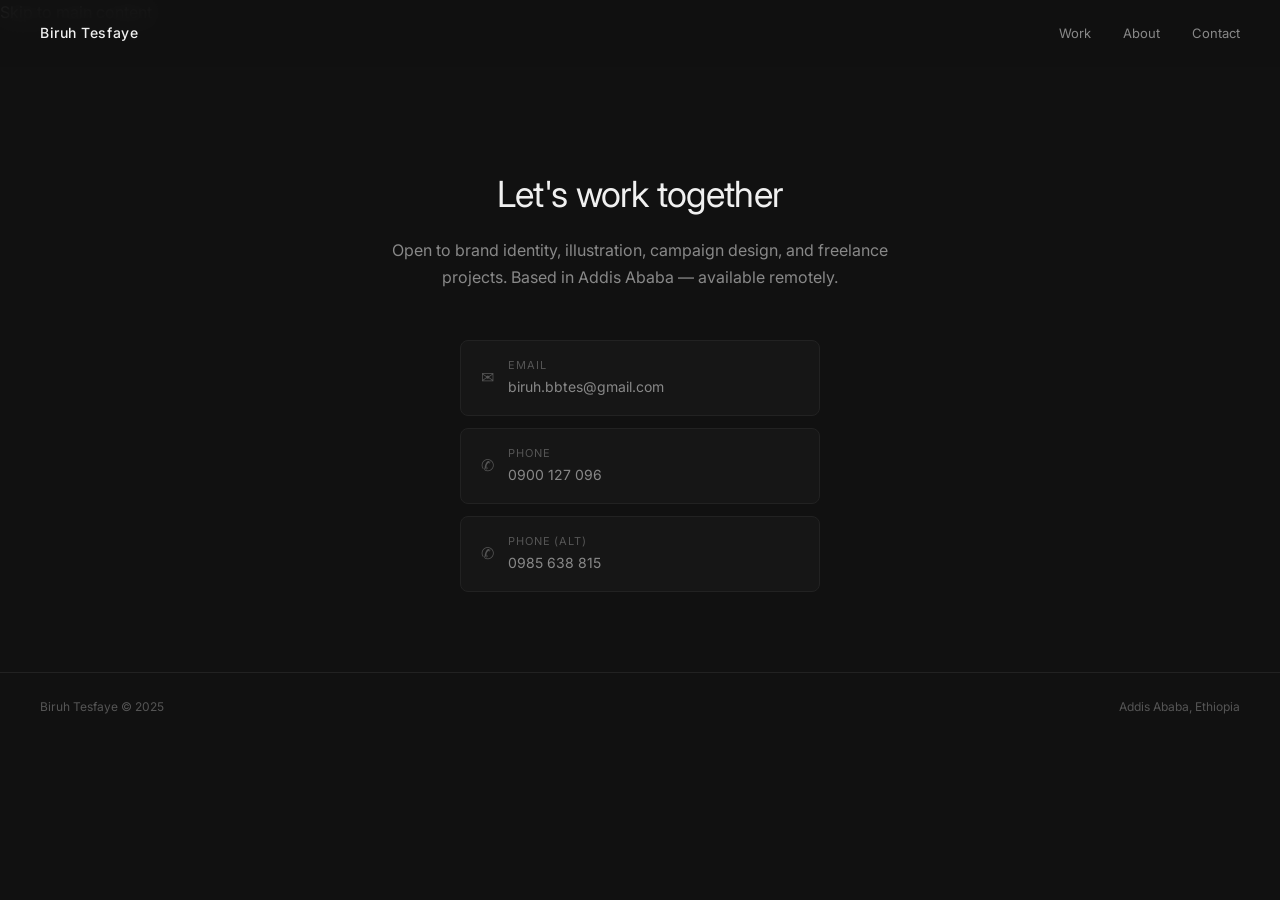
<file: contact.html>
<!DOCTYPE html>
<html lang="en">
<head>
  <meta charset="UTF-8" />
  <meta name="viewport" content="width=device-width, initial-scale=1.0" />
  <title>Contact — Biruh Tesfaye</title>
  <link rel="preconnect" href="https://fonts.googleapis.com" />
  <link rel="preconnect" href="https://fonts.gstatic.com" crossorigin />
  <link href="https://fonts.googleapis.com/css2?family=Inter:wght@300;400;500&display=swap" rel="stylesheet" />
  <link rel="stylesheet" href="css/style.css" />
</head>
<body>
  <a href="#main-content" class="skip-link">Skip to main content</a>
  <nav class="nav" id="nav">
    <a href="index.html" class="nav-logo">Biruh Tesfaye</a>
    <button class="nav-toggle" id="navToggle" aria-label="Toggle menu">
      <span></span><span></span><span></span>
    </button>
    <ul class="nav-links" id="navLinks">
      <li><a href="index.html#work">Work</a></li>
      <li><a href="about.html">About</a></li>
      <li><a href="contact.html">Contact</a></li>
    </ul>
  </nav>

  <main id="main-content" tabindex="-1" class="contact-wrap">
    <h1 class="contact-heading">Let's work together</h1>
    <p class="contact-sub">Open to brand identity, illustration, campaign design, and freelance projects. Based in Addis Ababa — available remotely.</p>
    <div class="contact-links">
      <a href="mailto:biruh.bbtes@gmail.com" class="contact-link">
        <span class="contact-link-icon">✉</span>
        <div>
          <span class="contact-link-label">Email</span>
          biruh.bbtes@gmail.com
        </div>
      </a>
      <a href="tel:+2510900127096" class="contact-link">
        <span class="contact-link-icon">✆</span>
        <div>
          <span class="contact-link-label">Phone</span>
          0900 127 096
        </div>
      </a>
      <a href="tel:+2510985638815" class="contact-link">
        <span class="contact-link-icon">✆</span>
        <div>
          <span class="contact-link-label">Phone (alt)</span>
          0985 638 815
        </div>
      </a>
    </div>
  </main>

  <footer class="footer">
    <span>Biruh Tesfaye © 2025</span>
    <span>Addis Ababa, Ethiopia</span>
  </footer>
  <script src="js/main.js"></script>
</body>
</html>
</file>
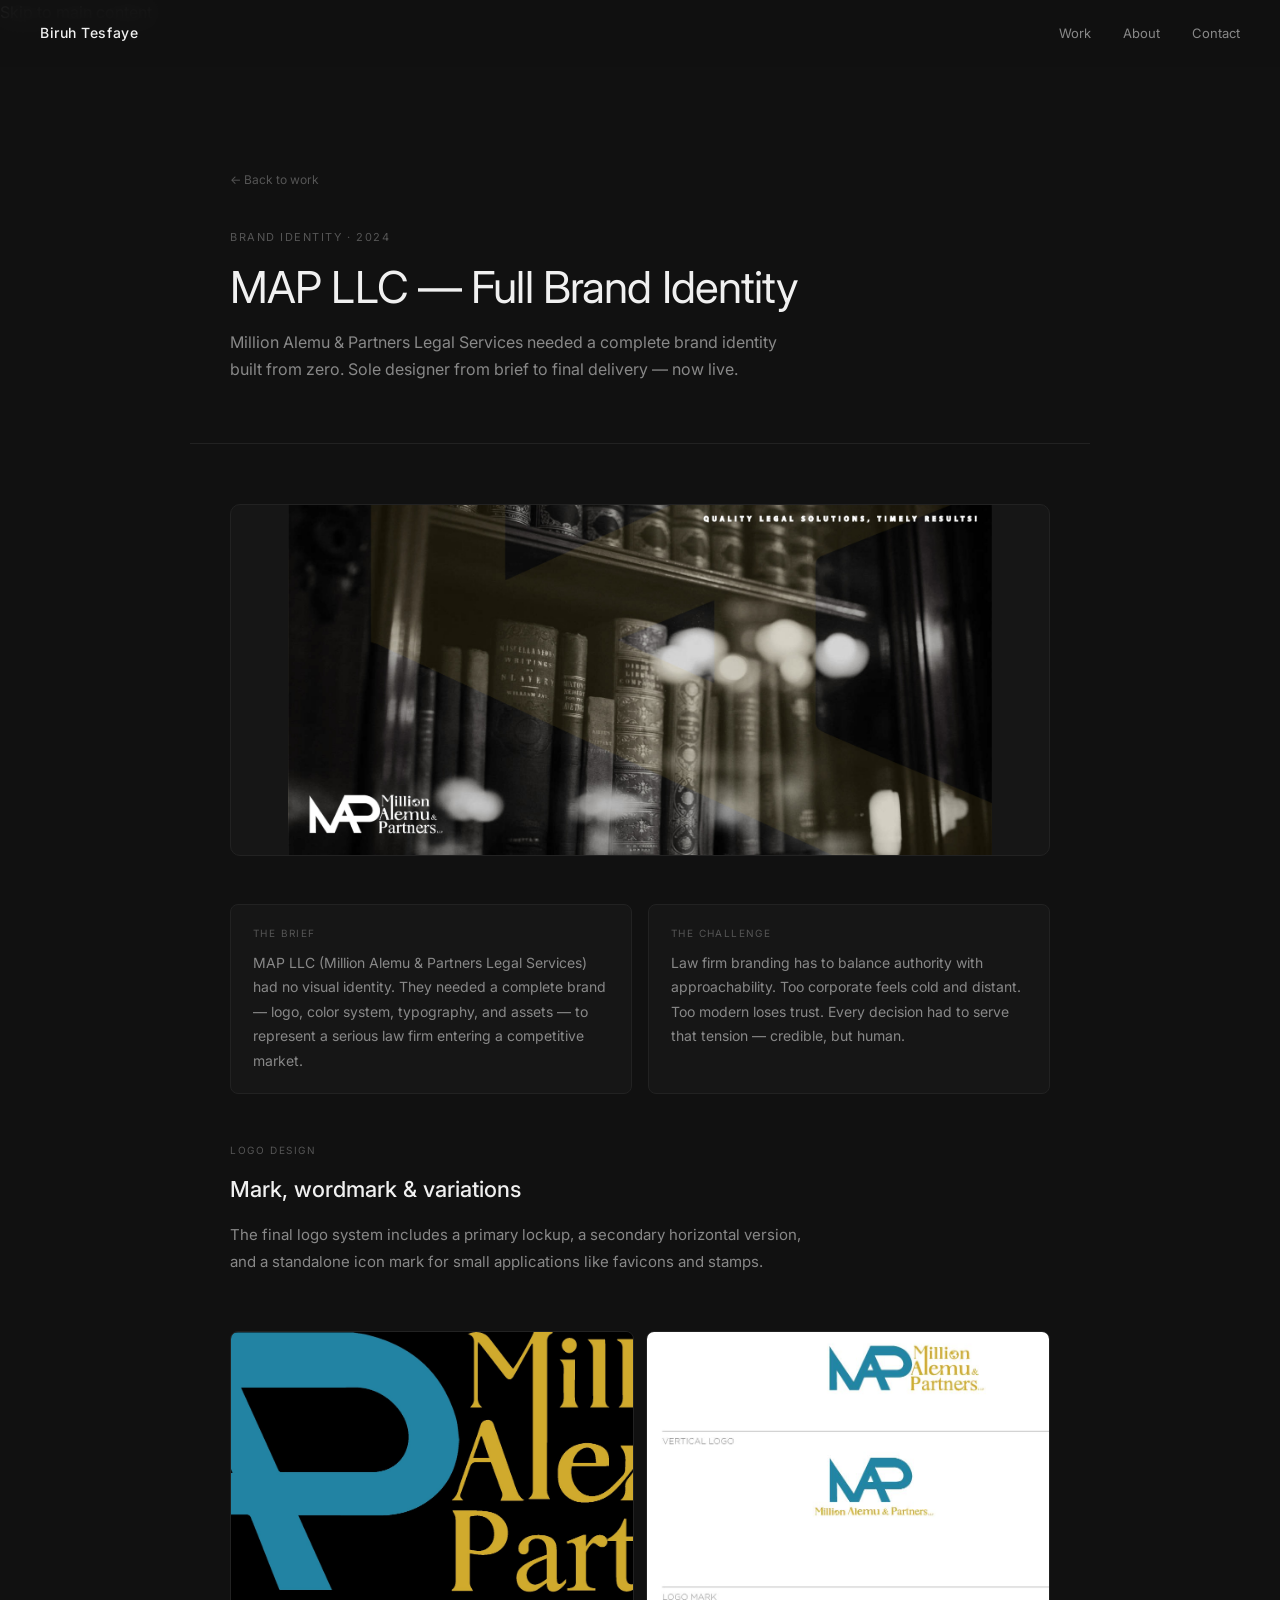
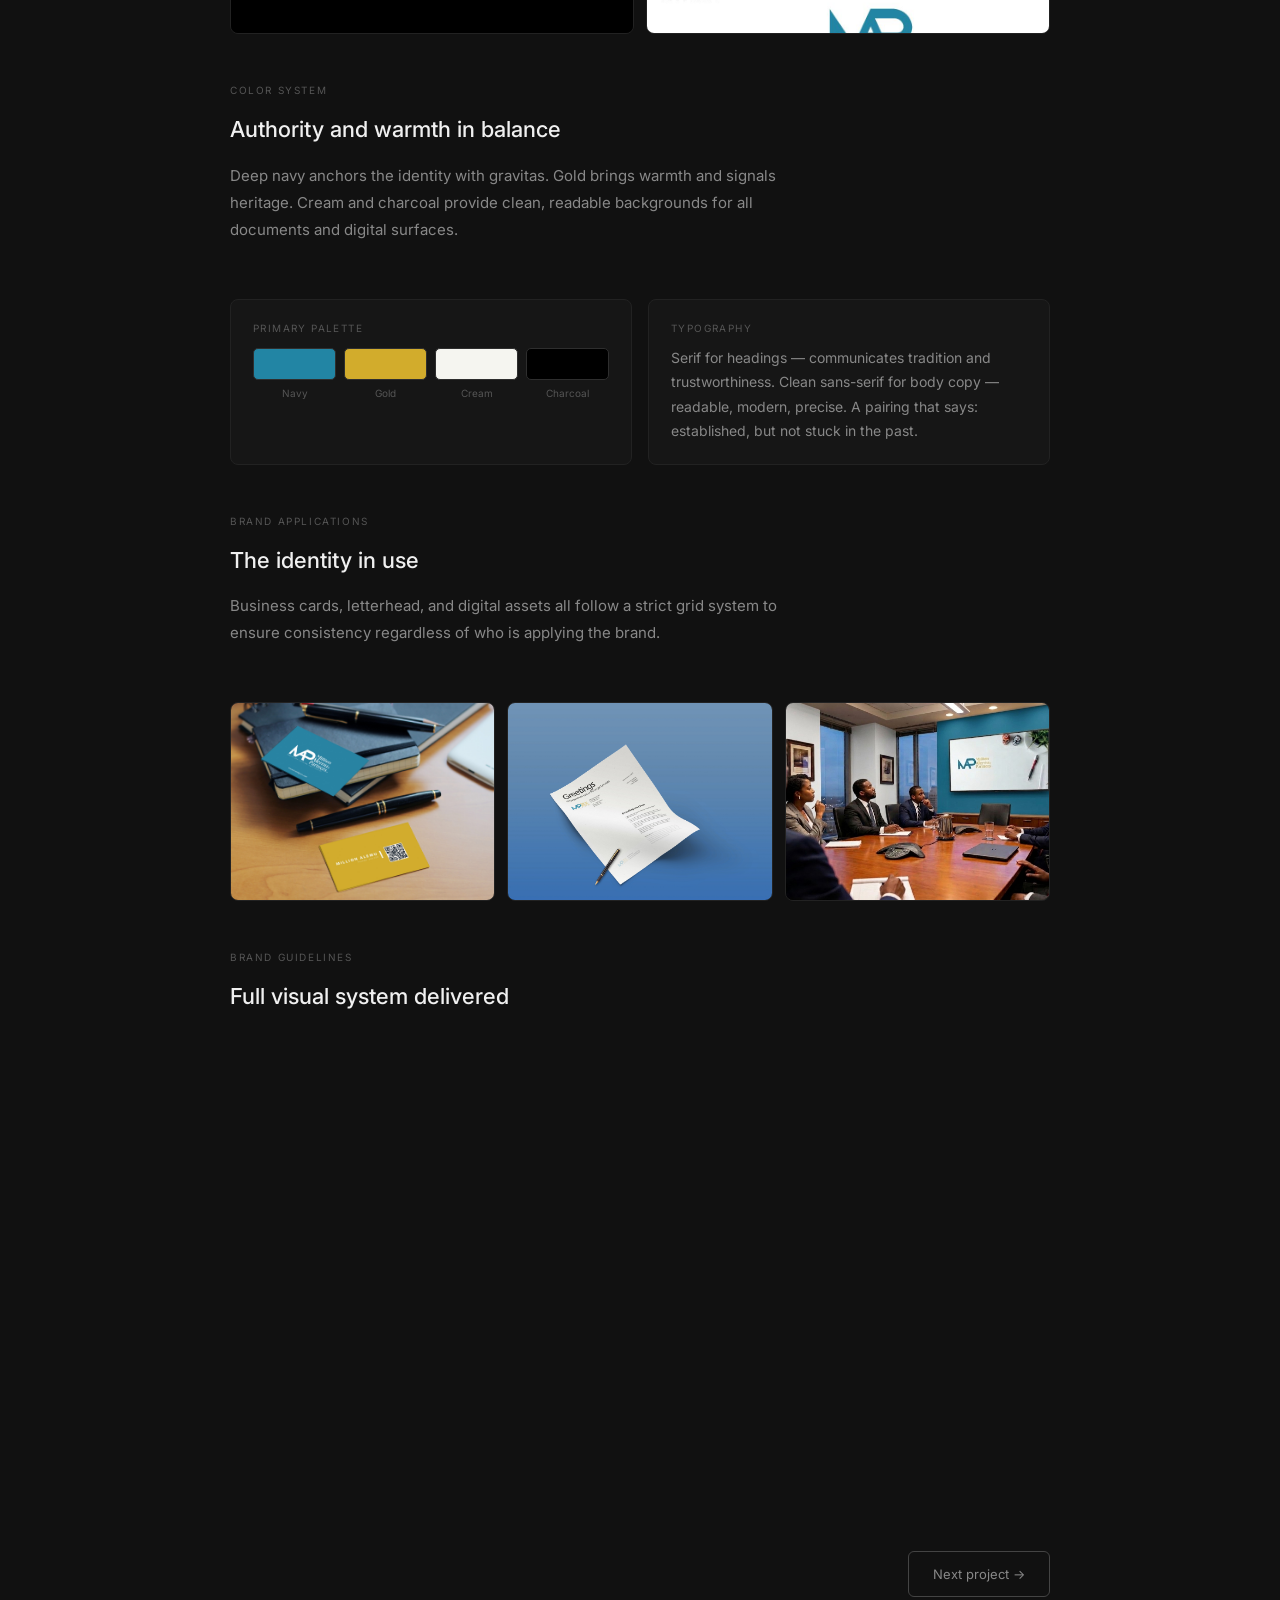
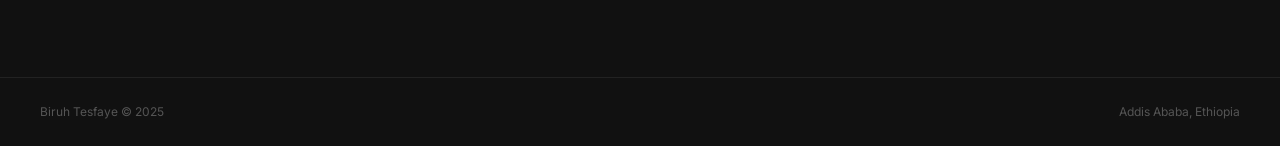
<file: project-map.html>
<!DOCTYPE html>
<html lang="en">
<head>
  <meta charset="UTF-8" />
  <meta name="viewport" content="width=device-width, initial-scale=1.0" />
  <title>MAP LLC — Biruh Tesfaye</title>
  <link rel="preconnect" href="https://fonts.googleapis.com" />
  <link rel="preconnect" href="https://fonts.gstatic.com" crossorigin />
  <link href="https://fonts.googleapis.com/css2?family=Inter:wght@300;400;500&display=swap" rel="stylesheet" />
  <link rel="stylesheet" href="css/style.css" />
</head>
<body>
  <a href="#main-content" class="skip-link">Skip to main content</a>
  <nav class="nav" id="nav">
    <a href="index.html" class="nav-logo">Biruh Tesfaye</a>
    <button class="nav-toggle" id="navToggle" aria-label="Toggle menu">
      <span></span><span></span><span></span>
    </button>
    <ul class="nav-links" id="navLinks">
      <li><a href="index.html#work">Work</a></li>
      <li><a href="about.html">About</a></li>
      <li><a href="contact.html">Contact</a></li>
    </ul>
  </nav>

  <main id="main-content" tabindex="-1">
  <div class="project-hero">
    <a href="index.html" class="back-link">← Back to work</a>
    <p class="project-page-tag">Brand Identity · 2024</p>
    <h1 class="project-page-title">MAP LLC — Full Brand Identity</h1>
    <p class="project-page-sub">Million Alemu & Partners Legal Services needed a complete brand identity built from zero. Sole designer from brief to final delivery — now live.</p>
  </div>

  <div class="project-body">

    <!-- Hero image -->
    <div class="img-full ph" id="heroBlock">
      <img src="images/map-llc/hero.jpg" alt="MAP LLC brand identity hero" onload="this.parentElement.classList.remove('ph')" />
      Add your best MAP LLC mockup here (hero.jpg)
    </div>

    <!-- Brief & challenge -->
    <div class="cs-cols">
      <div class="cs-box">
        <div class="cs-box-label">The brief</div>
        <div class="cs-box-text">MAP LLC (Million Alemu & Partners Legal Services) had no visual identity. They needed a complete brand — logo, color system, typography, and assets — to represent a serious law firm entering a competitive market.</div>
      </div>
      <div class="cs-box">
        <div class="cs-box-label">The challenge</div>
        <div class="cs-box-text">Law firm branding has to balance authority with approachability. Too corporate feels cold and distant. Too modern loses trust. Every decision had to serve that tension — credible, but human.</div>
      </div>
    </div>

    <!-- Logo -->
    <div class="cs-section">
      <div class="cs-label">Logo design</div>
      <div class="cs-heading">Mark, wordmark & variations</div>
      <div class="cs-text">The final logo system includes a primary lockup, a secondary horizontal version, and a standalone icon mark for small applications like favicons and stamps.</div>
    </div>
    <div class="img-grid-2">
      <div class="img-block ph">
        <img src="images/map-llc/logo-primary.jpg" alt="MAP LLC primary logo" onload="this.parentElement.classList.remove('ph')" />
        logo-primary.jpg
      </div>
      <div class="img-block ph">
        <img src="images/map-llc/logo-variations.jpg" alt="MAP LLC logo variations" onload="this.parentElement.classList.remove('ph')" />
        logo-variations.jpg
      </div>
    </div>

    <!-- Color -->
    <div class="cs-section">
      <div class="cs-label">Color system</div>
      <div class="cs-heading">Authority and warmth in balance</div>
      <div class="cs-text">Deep navy anchors the identity with gravitas. Gold brings warmth and signals heritage. Cream and charcoal provide clean, readable backgrounds for all documents and digital surfaces.</div>
    </div>
    <div class="cs-cols">
      <div class="cs-box">
        <div class="cs-box-label">Primary palette</div>
        <div class="palette-row">
          <div class="swatch-wrap">
            <div class="swatch" style="background:#2285A4"></div>
            <div class="swatch-name">Navy</div>
          </div>
          <div class="swatch-wrap">
            <div class="swatch" style="background:#D2AC2C"></div>
            <div class="swatch-name">Gold</div>
          </div>
          <div class="swatch-wrap">
            <div class="swatch" style="background:#f5f5f0"></div>
            <div class="swatch-name">Cream</div>
          </div>
          <div class="swatch-wrap">
            <div class="swatch" style="background:#000000"></div>
            <div class="swatch-name">Charcoal</div>
          </div>
        </div>
      </div>
      <div class="cs-box">
        <div class="cs-box-label">Typography</div>
        <div class="cs-box-text">Serif for headings — communicates tradition and trustworthiness. Clean sans-serif for body copy — readable, modern, precise. A pairing that says: established, but not stuck in the past.</div>
      </div>
    </div>

    <!-- Brand applications -->
    <div class="cs-section">
      <div class="cs-label">Brand applications</div>
      <div class="cs-heading">The identity in use</div>
      <div class="cs-text">Business cards, letterhead, and digital assets all follow a strict grid system to ensure consistency regardless of who is applying the brand.</div>
    </div>
    <div class="img-grid-3">
      <div class="img-block ph">
        <img src="images/map-llc/mockup-cards.jpg" alt="Business card mockup" onload="this.parentElement.classList.remove('ph')" />
        mockup-cards.jpg
      </div>
      <div class="img-block ph">
        <img src="images/map-llc/mockup-letterhead.jpg" alt="Letterhead mockup" onload="this.parentElement.classList.remove('ph')" />
        mockup-letterhead.jpg
      </div>
      <div class="img-block ph">
        <img src="images/map-llc/mockup-digital.jpg" alt="Digital application" onload="this.parentElement.classList.remove('ph')" />
        mockup-digital.jpg
      </div>
    </div>

    <!-- Brand guidelines -->
    <div class="cs-section">
      <div class="cs-label">Brand guidelines</div>
      <div class="cs-heading">Full visual system delivered</div>
    </div>
    <div class="img-grid-2">
      <div class="img-block ph">
        <img src="images/map-llc/guidelines-1.jpg" alt="Brand guidelines page 1" onload="this.parentElement.classList.remove('ph')" />
        guidelines-1.jpg
      </div>
      <div class="img-block ph">
        <img src="images/map-llc/guidelines-2.jpg" alt="Brand guidelines page 2" onload="this.parentElement.classList.remove('ph')" />
        guidelines-2.jpg
      </div>
    </div>

    <!-- Result -->
    <div class="result-bar">
      <div class="result-bar-icon">✓</div>
      <div class="result-bar-text"><strong>Live and in active use</strong> — the identity launched on the firm's website at <a href="https://millionlegalservices.com" target="_blank" rel="noopener" style="color: #3d8c5e;">millionlegalservices.com</a> and is now the firm's public face across all touchpoints.</div>
    </div>

    <!-- Nav to next project -->
    <div style="display:flex; justify-content:flex-end; margin-top:20px;">
      <a href="project-coffee.html" class="btn-outline">Next project →</a>
    </div>

  </div>
  </main>

  <footer class="footer">
    <span>Biruh Tesfaye © 2025</span>
    <span>Addis Ababa, Ethiopia</span>
  </footer>
  <script src="js/main.js"></script>
</body>
</html>
</file>
<file: css/style.css>
*, *::before, *::after { box-sizing: border-box; margin: 0; padding: 0; }

:root {
  --bg: #111111;
  --bg2: #161616;
  --bg3: #1e1e1e;
  --border: #222222;
  --border2: #2e2e2e;
  --text: #f0f0f0;
  --text2: #888888;
  --text3: #555555;
  --accent: #3d8c5e;
  --accent2: #7090d0;
  --font: 'Inter', sans-serif;
}

html { scroll-behavior: smooth; }

body {
  background: var(--bg);
  color: var(--text);
  font-family: var(--font);
  font-size: 16px;
  line-height: 1.6;
  -webkit-font-smoothing: antialiased;
}

a { color: inherit; text-decoration: none; }
img { display: block; width: 100%; height: 100%; object-fit: cover; }

:focus-visible {
  outline: 2px solid var(--accent);
  outline-offset: 3px;
}

@media (prefers-reduced-motion: reduce) {
  *, *::before, *::after {
    animation-duration: 0.01ms !important;
    animation-iteration-count: 1 !important;
    transition-duration: 0.01ms !important;
    scroll-behavior: auto !important;
  }
}

/* NAV */
.nav {
  position: fixed;
  top: 0; left: 0; right: 0;
  z-index: 100;
  display: flex;
  align-items: center;
  justify-content: space-between;
  padding: 20px 40px;
  background: rgba(17,17,17,0.92);
  backdrop-filter: blur(12px);
  border-bottom: 0.5px solid transparent;
  transition: border-color 0.3s;
}
.nav.scrolled { border-bottom-color: var(--border); }
.nav-logo {
  font-size: 14px;
  font-weight: 500;
  letter-spacing: 0.04em;
  color: var(--text);
}
.nav-links {
  display: flex;
  gap: 32px;
  list-style: none;
}
.nav-links a {
  font-size: 13px;
  color: var(--text2);
  transition: color 0.2s;
}
.nav-links a:hover { color: var(--text); }
.nav-toggle {
  display: none;
  flex-direction: column;
  gap: 5px;
  background: none;
  border: none;
  cursor: pointer;
  padding: 4px;
}
.nav-toggle span {
  display: block;
  width: 22px;
  height: 1px;
  background: var(--text2);
  transition: all 0.3s;
}

/* HERO */
.hero {
  min-height: 100vh;
  display: flex;
  align-items: center;
  padding: 120px 40px 80px;
  border-bottom: 0.5px solid var(--border);
}
.hero-inner { max-width: 640px; }
.hero-tag {
  font-size: 11px;
  letter-spacing: 0.14em;
  color: var(--text3);
  text-transform: uppercase;
  margin-bottom: 24px;
}
.hero-headline {
  font-size: clamp(36px, 5vw, 56px);
  font-weight: 400;
  line-height: 1.12;
  color: var(--text);
  margin-bottom: 20px;
  letter-spacing: -0.02em;
}
.hero-sub {
  font-size: 16px;
  color: var(--text2);
  line-height: 1.7;
  max-width: 480px;
  margin-bottom: 40px;
}
.btn-outline {
  display: inline-flex;
  align-items: center;
  gap: 8px;
  padding: 12px 24px;
  border: 0.5px solid #444;
  border-radius: 6px;
  font-size: 13px;
  color: var(--text2);
  transition: all 0.2s;
  font-family: var(--font);
}
.btn-outline:hover {
  border-color: #888;
  color: var(--text);
}

/* WORK SECTION */
.work { padding: 80px 0; }
.container { max-width: 1080px; margin: 0 auto; padding: 0 40px; }
.work-header {
  display: flex;
  justify-content: space-between;
  align-items: baseline;
  margin-bottom: 32px;
}
.label {
  font-size: 11px;
  letter-spacing: 0.14em;
  color: var(--text3);
  text-transform: uppercase;
}
.label.muted { color: #333; }

.project-grid {
  display: grid;
  grid-template-columns: repeat(2, 1fr);
  gap: 16px;
}
.project-card {
  background: var(--bg2);
  border: 0.5px solid var(--border);
  border-radius: 12px;
  overflow: hidden;
  display: block;
  transition: border-color 0.25s, transform 0.25s;
}
.project-card:hover {
  border-color: #444;
  transform: translateY(-2px);
}
.project-thumb {
  width: 100%;
  aspect-ratio: 16 / 9;
  background: var(--bg3);
  overflow: hidden;
  position: relative;
}
.project-thumb img { transition: transform 0.4s; object-fit: cover; }
.project-card:hover .project-thumb img { transform: scale(1.03); }
.project-thumb.placeholder img { display: none; }
.placeholder-text {
  position: absolute;
  inset: 0;
  display: flex;
  align-items: center;
  justify-content: center;
  font-size: 13px;
  color: var(--text3);
  letter-spacing: 0.06em;
}
.project-thumb:not(.placeholder) .placeholder-text { display: none; }

.project-info { padding: 20px 22px 22px; }
.project-meta {
  display: flex;
  align-items: center;
  gap: 12px;
  margin-bottom: 10px;
}
.tag {
  font-size: 11px;
  color: var(--text3);
  letter-spacing: 0.08em;
  text-transform: uppercase;
}
.live-dot {
  font-size: 11px;
  color: var(--accent);
}
.status-dot {
  font-size: 11px;
  color: var(--text3);
}
.project-name {
  font-size: 16px;
  font-weight: 500;
  color: var(--text);
  margin-bottom: 6px;
}
.project-desc {
  font-size: 13px;
  color: var(--text2);
  line-height: 1.6;
}

/* PROJECT PAGES */
.project-hero {
  padding: 140px 40px 60px;
  max-width: 900px;
  margin: 0 auto;
  border-bottom: 0.5px solid var(--border);
}
.back-link {
  display: inline-flex;
  align-items: center;
  gap: 6px;
  font-size: 12px;
  color: var(--text3);
  margin-bottom: 40px;
  transition: color 0.2s;
}
.back-link:hover { color: var(--text2); }
.project-page-tag {
  font-size: 11px;
  letter-spacing: 0.14em;
  color: var(--text3);
  text-transform: uppercase;
  margin-bottom: 16px;
}
.project-page-title {
  font-size: clamp(28px, 4vw, 44px);
  font-weight: 400;
  color: var(--text);
  letter-spacing: -0.02em;
  margin-bottom: 16px;
  line-height: 1.15;
}
.project-page-sub {
  font-size: 16px;
  color: var(--text2);
  max-width: 560px;
  line-height: 1.7;
}
.project-body { max-width: 900px; margin: 0 auto; padding: 60px 40px 80px; }

/* Image sections */
.img-full {
  width: 100%;
  aspect-ratio: 21/9;
  background: var(--bg2);
  border: 0.5px solid var(--border);
  border-radius: 10px;
  overflow: hidden;
  margin-bottom: 48px;
  position: relative;
}
.img-full img { width: 100%; height: 100%; object-fit: contain; }
.img-block img { width: 100%; height: 100%; object-fit: contain; }
.img-block-tall img { width: 100%; height: 100%; object-fit: contain; }
.img-full.placeholder-block {
  display: flex;
  align-items: center;
  justify-content: center;
  font-size: 13px;
  color: var(--text3);
}

.img-grid-2 {
  display: grid;
  grid-template-columns: 1fr 1fr;
  gap: 12px;
  margin-bottom: 48px;
}
.img-grid-3 {
  display: grid;
  grid-template-columns: repeat(3, 1fr);
  gap: 12px;
  margin-bottom: 48px;
}
.img-block {
  aspect-ratio: 4/3;
  background: var(--bg2);
  border: 0.5px solid var(--border);
  border-radius: 8px;
  overflow: hidden;
  position: relative;
}
.img-block img { width: 100%; height: 100%; object-fit: cover; }
.img-block-tall {
  aspect-ratio: 3/4;
  background: var(--bg2);
  border: 0.5px solid var(--border);
  border-radius: 8px;
  overflow: hidden;
}
.img-block-tall img { width: 100%; height: 100%; object-fit: cover; }
.img-block.ph, .img-block-tall.ph, .img-full.ph {
  display: flex;
  align-items: center;
  justify-content: center;
  font-size: 12px;
  color: var(--text3);
  letter-spacing: 0.06em;
}
.img-block.ph img, .img-block-tall.ph img, .img-full.ph img { display: none; }

/* Case study text blocks */
.cs-section { margin-bottom: 56px; }
.cs-label {
  font-size: 10px;
  letter-spacing: 0.16em;
  color: var(--text3);
  text-transform: uppercase;
  margin-bottom: 14px;
}
.cs-heading {
  font-size: 22px;
  font-weight: 500;
  color: var(--text);
  margin-bottom: 14px;
}
.cs-text {
  font-size: 15px;
  color: var(--text2);
  line-height: 1.8;
  max-width: 600px;
}
.cs-cols {
  display: grid;
  grid-template-columns: 1fr 1fr;
  gap: 16px;
  margin-bottom: 48px;
}
.cs-box {
  background: var(--bg2);
  border: 0.5px solid var(--border);
  border-radius: 8px;
  padding: 20px 22px;
}
.cs-box-label {
  font-size: 10px;
  letter-spacing: 0.14em;
  color: var(--text3);
  text-transform: uppercase;
  margin-bottom: 10px;
}
.cs-box-text {
  font-size: 14px;
  color: var(--text2);
  line-height: 1.75;
}
.palette-row {
  display: flex;
  gap: 8px;
  margin-top: 12px;
}
.swatch-wrap { flex: 1; }
.swatch {
  height: 32px;
  border-radius: 5px;
  border: 0.5px solid var(--border2);
}
.swatch-name {
  font-size: 10px;
  color: var(--text3);
  margin-top: 5px;
  text-align: center;
}
.result-bar {
  background: #0d1a0d;
  border: 0.5px solid #1a2e1a;
  border-radius: 8px;
  padding: 16px 20px;
  display: flex;
  align-items: flex-start;
  gap: 14px;
  margin-bottom: 48px;
}
.result-bar-icon { font-size: 18px; color: var(--accent); margin-top: 1px; }
.result-bar-text { font-size: 14px; color: var(--text2); line-height: 1.7; }
.result-bar-text strong { color: var(--accent); font-weight: 500; }

/* ABOUT PAGE */
.about-wrap { max-width: 900px; margin: 0 auto; padding: 140px 40px 80px; }
.about-grid { display: grid; grid-template-columns: 1fr 2fr; gap: 60px; align-items: start; }
.about-photo-wrap {
  aspect-ratio: 3/4;
  background: var(--bg2);
  border: 0.5px solid var(--border);
  border-radius: 12px;
  overflow: hidden;
}
.about-photo-wrap img { width: 100%; height: 100%; object-fit: cover; }
.about-photo-wrap.ph {
  display: flex;
  align-items: center;
  justify-content: center;
  font-size: 13px;
  color: var(--text3);
}
.about-heading { font-size: 32px; font-weight: 400; color: var(--text); margin-bottom: 28px; letter-spacing: -0.02em; }
.about-p { font-size: 15px; color: var(--text2); line-height: 1.85; margin-bottom: 18px; }
.tools-section { margin-top: 36px; border-top: 0.5px solid var(--border); padding-top: 28px; }
.tools-label { font-size: 10px; letter-spacing: 0.14em; color: var(--text3); text-transform: uppercase; margin-bottom: 14px; }
.tools-row { display: flex; flex-wrap: wrap; gap: 8px; }
.tool-tag {
  font-size: 12px;
  color: var(--text3);
  border: 0.5px solid var(--border2);
  border-radius: 4px;
  padding: 6px 14px;
}

/* CONTACT PAGE */
.contact-wrap {
  max-width: 640px;
  margin: 0 auto;
  padding: 140px 40px 80px;
  text-align: center;
}
.contact-heading { font-size: 36px; font-weight: 400; color: var(--text); margin-bottom: 14px; letter-spacing: -0.02em; }
.contact-sub { font-size: 16px; color: var(--text2); margin-bottom: 48px; line-height: 1.7; }
.contact-links { display: flex; flex-direction: column; gap: 12px; max-width: 360px; margin: 0 auto; }
.contact-link {
  display: flex;
  align-items: center;
  gap: 14px;
  padding: 16px 20px;
  background: var(--bg2);
  border: 0.5px solid var(--border);
  border-radius: 8px;
  font-size: 14px;
  color: var(--text2);
  transition: all 0.2s;
  text-align: left;
}
.contact-link:hover { border-color: #444; color: var(--text); }
.contact-link-icon { font-size: 16px; color: var(--text3); }
.contact-link-label { font-size: 11px; color: var(--text3); letter-spacing: 0.08em; text-transform: uppercase; display: block; margin-bottom: 2px; }

/* FOOTER */
.footer {
  display: flex;
  justify-content: space-between;
  padding: 24px 40px;
  border-top: 0.5px solid var(--border);
  font-size: 12px;
  color: var(--text3);
}

/* RESPONSIVE */
@media (max-width: 768px) {
  .nav { padding: 18px 24px; }
  .nav-links { display: none; flex-direction: column; position: absolute; top: 60px; left: 0; right: 0; background: var(--bg); border-bottom: 0.5px solid var(--border); padding: 20px 24px; gap: 20px; }
  .nav-links.open { display: flex; }
  .nav-toggle { display: flex; }
  .hero { padding: 100px 24px 60px; }
  .project-grid { grid-template-columns: 1fr; }
  .container { padding: 0 24px; }
  .work { padding: 60px 0; }
  .img-grid-2, .img-grid-3, .cs-cols { grid-template-columns: 1fr; }
  .project-hero, .project-body { padding-left: 24px; padding-right: 24px; }
  .about-grid { grid-template-columns: 1fr; }
  .about-photo-wrap { aspect-ratio: 1; max-width: 240px; }
  .footer { flex-direction: column; gap: 6px; padding: 20px 24px; }
}
</file>
